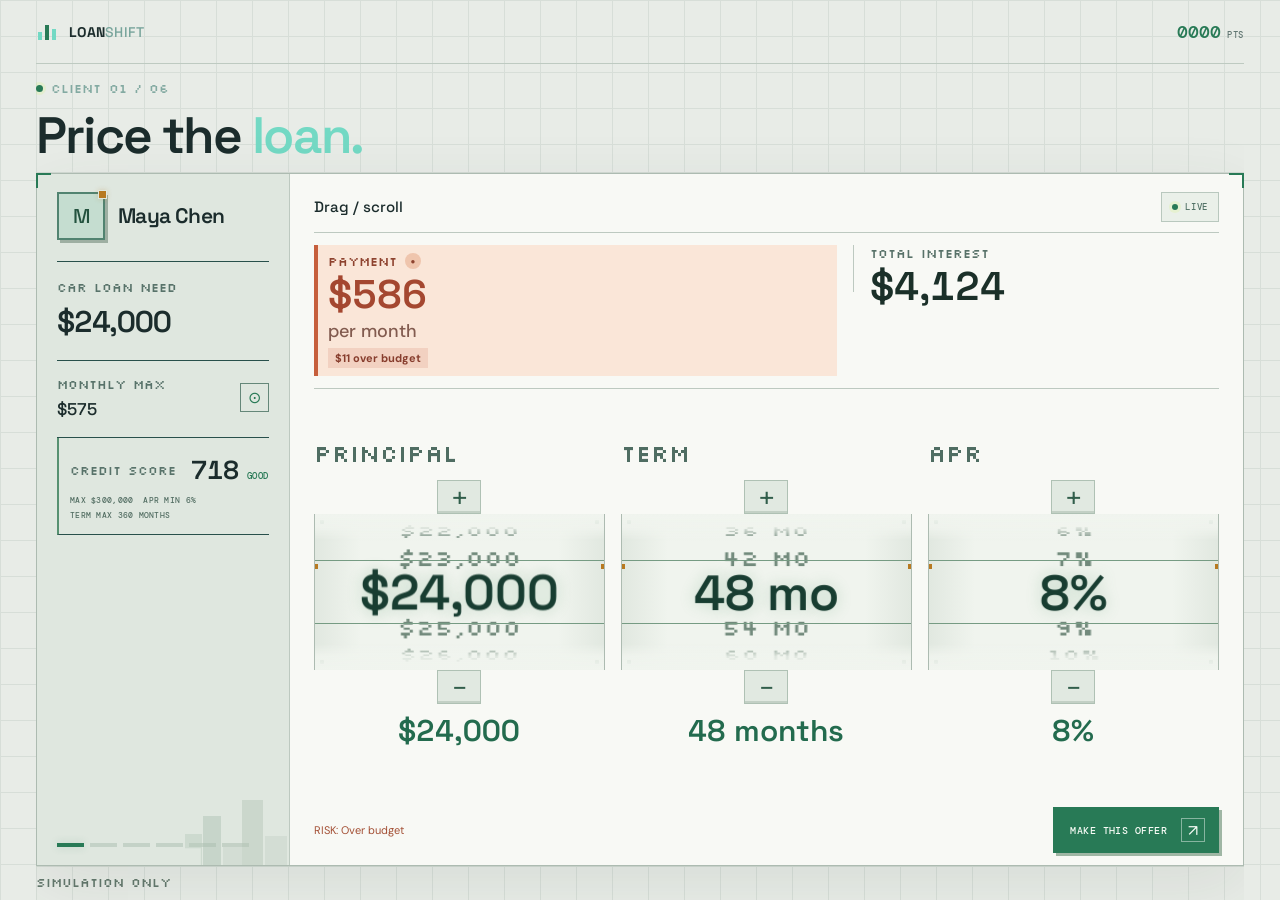
<file: index.html>
<!doctype html>
<html lang="en">
  <head>
    <meta charset="utf-8" />
    <meta http-equiv="refresh" content="0; url=docs/" />
    <meta name="viewport" content="width=device-width, initial-scale=1" />
    <title>Loan Shift</title>
  </head>
  <body>
    <p><a href="docs/">Open Loan Shift</a></p>
  </body>
</html>
</file>
<file: docs/style.css>
:root {
  color-scheme: light;
  --paper: #e8ece7;
  --ink: #1b2c2c;
  --muted: #617672;
  --line: #becac1;
  --green: #287a56;
  --green-dark: #d0e3d5;
  --orange: #ad593b;
  --robot-amber: #b77921;
  --white: #f8f9f5;
  --mono: "DM Mono", "Courier New", monospace;
  --display: "Space Grotesk", "Trebuchet MS", sans-serif;
  --body: "DM Sans", "Trebuchet MS", sans-serif;
  --pixel: "Silkscreen", var(--mono);
  font-family: var(--body);
  font-synthesis: none;
  text-rendering: optimizeLegibility;
  -webkit-font-smoothing: antialiased;
  -moz-osx-font-smoothing: grayscale;
  background: var(--paper);
  color: var(--ink);
}

* { box-sizing: border-box; }

body {
  min-width: 320px;
  height: 100vh;
  height: 100dvh;
  overflow: hidden;
  margin: 0;
  background-image: linear-gradient(#d7ded8 1px, transparent 1px), linear-gradient(90deg, #d7ded8 1px, transparent 1px);
  background-size: 36px 36px;
}

button { font: inherit; }

.app-shell { display: flex; width: 100%; height: 100vh; height: 100dvh; min-height: 0; flex-direction: column; margin: 0; padding: 0 36px; overflow: hidden; }
main { display: flex; flex: 1; min-height: 0; flex-direction: column; overflow: hidden; }
.topbar { display: flex; flex: 0 0 64px; height: 64px; justify-content: space-between; align-items: center; border-bottom: 1px solid var(--line); }
.wordmark { display: inline-flex; align-items: center; gap: 11px; color: var(--ink); font: 700 14px var(--display); text-decoration: none; letter-spacing: 0.02em; }
.wordmark-light { color: #848679; font-weight: 500; }
.mark { display: flex; align-items: end; gap: 3px; height: 20px; padding: 2px; }
.mark span { display: block; width: 4px; background: var(--ink); border-radius: 4px; }
.mark span:nth-child(1) { height: 8px; }.mark span:nth-child(2) { height: 15px; background: var(--orange); }.mark span:nth-child(3) { height: 11px; }
.topbar-meta { display: flex; align-items: center; gap: 18px; }
.run-label,.score-unit,.eyebrow,.panel-topline,.client-kicker,.data-label,.panel-kicker,.offer-status,.drum-label-row,.drum-unit,.monthly-label,.total-caption,.page-footer,.progress-caption { font: 500 10px var(--mono); letter-spacing: 0.08em; }
.run-label { color: var(--muted); }
.score-display { display: flex; align-items: baseline; gap: 6px; font: 600 18px var(--mono); font-variant-numeric: tabular-nums; }
.score-unit { font-size: 9px; color: var(--muted); }

.intro-row { display: flex; flex: 0 0 auto; justify-content: space-between; align-items: end; padding: 16px 0 10px; }
.eyebrow { display: flex; align-items: center; gap: 8px; margin: 0 0 13px; color: var(--muted); }
.live-dot { display: inline-block; width: 7px; height: 7px; border-radius: 50%; background: #92ae2c; box-shadow: 0 0 0 3px #92ae2c20; }
.eyebrow-divider { color: #b5b6aa; }
h1 { margin: 0; font: 600 clamp(36px, 4vw, 54px)/1.05 var(--display); letter-spacing: -0.035em; }
h1 span { color: #838d46; }
.intro-note { margin: 0 0 3px; color: #696c62; font-size: 13px; line-height: 1.7; }

.game-layout { display: grid; flex: 1; min-height: 0; grid-template-columns: minmax(225px, 0.65fr) minmax(0, 2.45fr); border: 1px solid var(--line); background: var(--white); box-shadow: 0 14px 40px #3134240d; }
.client-panel { position: relative; display: flex; min-height: 0; flex-direction: column; padding: 18px 20px; overflow: hidden; background: #eaece2; border-right: 1px solid var(--line); }
.client-panel::after { position: absolute; right: -70px; bottom: 66px; width: 210px; height: 210px; border: 1px solid #d4d8c5; border-radius: 50%; content: ""; pointer-events: none; }
.panel-topline { display: flex; justify-content: space-between; color: #777a70; }
.case-id { color: #a1a395; }
.client-heading-row { display: flex; align-items: center; gap: 13px; margin: 0 0 21px; }
.client-avatar { display: grid; width: 48px; aspect-ratio: 1; place-items: center; border: 1px solid #adb499; border-radius: 50%; background: #dfe5d0; color: #4d5c2a; font: 500 20px var(--display); }
.client-kicker { margin: 0 0 4px; color: #858779; font-size: 9px; }
 .client-heading-row h2 { margin: 0; font: 600 21px var(--display); letter-spacing: -0.03em; }
 .run-result { margin: 24px 0; color: var(--green); font: 600 28px var(--display); }
.client-story { max-width: 360px; margin: 0 0 29px; color: #65685e; font-size: 16px; line-height: 1.6; }
.need-block { padding: 17px 0 19px; border-top: 1px solid #d2d5c8; }
.data-label { margin: 0; color: #828578; font-size: 9px; }
.need-amount { margin: 7px 0 0; font: 600 30px var(--display); letter-spacing: -0.04em; font-variant-numeric: tabular-nums; }
.budget-block { display: flex; align-items: center; justify-content: space-between; padding: 15px 0 17px; border-top: 1px solid #d2d5c8; border-bottom: 1px solid #d2d5c8; }
.budget-amount { margin: 6px 0 0; font: 500 17px var(--display); }
.budget-icon { display: grid; width: 29px; height: 29px; place-items: center; border: 1px solid #b9beaa; border-radius: 50%; color: #687638; }
.credit-block { padding: 15px 0 14px; border-bottom: 1px solid #d2d5c8; }
.credit-score-row { display: flex; align-items: center; justify-content: space-between; }
.credit-score { display: flex; align-items: baseline; gap: 8px; margin: 0; font: 600 26px var(--display); font-variant-numeric: tabular-nums; }
.credit-tier { color: #69783a; font: 500 9px var(--mono); letter-spacing: 0.05em; }
.credit-limits { display: flex; flex-wrap: wrap; gap: 5px 10px; margin: 8px 0 0; color: #75796b; font: 500 8px var(--mono); letter-spacing: 0.035em; }
.client-quote { position: relative; z-index: 1; display: flex; gap: 10px; margin-top: 20px; }
.quote-mark { color: #9aa76a; font: 500 30px/0.9 var(--display); }
.client-quote p { margin: 0; color: #64685b; font: italic 13px/1.65 var(--body); }
.round-progress { display: flex; align-items: center; gap: 6px; margin-top: auto; padding-top: 24px; }
.progress-segment { width: 27px; height: 4px; border-radius: 2px; background: #d1d4c7; }
.progress-segment.is-active { background: #738b35; }
.progress-caption { margin-left: 5px; color: #898c80; font-size: 9px; }

.offer-panel { display: flex; min-width: 0; min-height: 0; flex-direction: column; padding: 18px 24px 0; }
.offer-header { display: flex; justify-content: space-between; align-items: center; }
.panel-kicker { margin: 0 0 4px; color: #7d8075; font-size: 9px; }
.offer-instruction { margin: 0; font: 500 15px var(--display); }
.offer-status { display: inline-flex; align-items: center; gap: 7px; padding: 8px 10px; border: 1px solid #e0e1d8; border-radius: 2px; color: #777a70; font-size: 9px; }
.offer-status .live-dot { width: 6px; height: 6px; }

.drums { display: grid; flex: 1; min-height: 0; grid-template-columns: repeat(3, minmax(0, 1fr)); align-items: center; gap: 16px; padding: 10px 0; }
.drum-control { position: relative; display: flex; min-width: 0; flex-direction: column; align-items: center; }
.drum-label-row { display: flex; width: 100%; align-items: center; justify-content: space-between; margin-bottom: 12px; color: #74776d; font-size: 16px; }
.drum-label-row label { font: inherit; }
.drum-index { color: #b6b7ab; }
.spin-button { z-index: 2; display: grid; width: 44px; height: 34px; place-items: center; padding: 0; border: 1px solid #d9dbd1; background: #f7f6f1; color: #6d7164; cursor: pointer; transition: background 150ms ease, color 150ms ease, border-color 150ms ease; }
.spin-button:hover { border-color: #a5b065; background: #edf1dc; color: #3c4a20; }
.spin-button:focus-visible,.submit-button:focus-visible { outline: 3px solid #e0643e80; outline-offset: 3px; }
.spin-up { border-radius: 3px 3px 0 0; }
.spin-down { border-radius: 0 0 3px 3px; }
.spin-button span { font: 400 28px/1 var(--body); }
.drum-window { --drum-radius: 78px; position: relative; display: grid; width: 100%; height: clamp(90px, 18vh, 156px); place-items: center; overflow: hidden; perspective: 820px; background: linear-gradient(90deg, #e9e8df, #f7f6f0 15%, #f7f6f0 85%, #e9e8df); cursor: grab; touch-action: none; user-select: none; }
.drum-control.is-dragging .drum-window { cursor: grabbing; }
.drum-window::before,.drum-window::after { position: absolute; z-index: 1; right: 0; left: 0; height: 27px; content: ""; pointer-events: none; }
.drum-window::before { top: 0; background: linear-gradient(#f7f6f0, #f7f6f0cc, transparent); }
.drum-window::after { bottom: 0; background: linear-gradient(transparent, #f7f6f0cc, #f7f6f0); }
.drum-stack { position: relative; width: 100%; height: 74px; transform-style: preserve-3d; transform-origin: center center; }
.drum-face { position: absolute; inset: 0; display: grid; place-items: center; color: #9a9b90; font: 500 17px var(--mono); font-variant-numeric: tabular-nums; backface-visibility: hidden; }
.drum-face.is-center { color: var(--ink); font: 600 clamp(38px, 3.5vw, 50px) var(--display); }
.drum-highlight { position: absolute; z-index: 1; inset: calc(50% - 32px) 0; border-top: 1px solid #d8d9cf; border-bottom: 1px solid #d8d9cf; pointer-events: none; }
.drum-readout { margin-top: 7px; font: 600 30px var(--display); font-variant-numeric: tabular-nums; }
.drum-unit { margin-top: 4px; color: #999b90; font-size: 8px; text-align: center; letter-spacing: 0.04em; }
.drum-control.is-rolling[data-direction="up"] .drum-stack { animation: roll-up 260ms cubic-bezier(.18,.9,.2,1); }
.drum-control.is-rolling[data-direction="down"] .drum-stack { animation: roll-down 260ms cubic-bezier(.18,.9,.2,1); }
@keyframes roll-up { 0% { transform: rotateX(0deg) scaleY(1); } 28% { transform: rotateX(70deg) scaleY(1.08); } 58% { transform: rotateX(24deg) scaleY(1.02); } 100% { transform: rotateX(0deg) scaleY(1); } }
@keyframes roll-down { 0% { transform: rotateX(0deg) scaleY(1); } 28% { transform: rotateX(-70deg) scaleY(1.08); } 58% { transform: rotateX(-24deg) scaleY(1.02); } 100% { transform: rotateX(0deg) scaleY(1); } }

.quote-summary { display: grid; flex: 0 0 auto; grid-template-columns: 1.2fr 1px 0.8fr; align-items: start; gap: 16px; margin-top: 10px; padding: 12px 0; border-top: 1px solid var(--line); border-bottom: 1px solid var(--line); }
.monthly-label { display: flex; align-items: center; gap: 8px; color: #7e8176; font-size: 9px; }
.result-check { color: #d56c4a; font-size: 9px; }
.monthly-result.is-affordable .result-check { color: #829c39; }
.monthly-amount { margin: 6px 0 2px; font: 600 40px/1 var(--display); letter-spacing: 0; font-variant-numeric: tabular-nums; }
.monthly-amount span { display: block; margin: 4px 0 0; color: #777a70; font: 500 18px var(--body); letter-spacing: 0; }
.budget-result { margin: 0; color: #c05c3f; font-size: 11px; }
.monthly-result.is-affordable .budget-result { color: #647d2d; }
.summary-divider { width: 1px; height: 47px; background: var(--line); }
.total-result { min-width: 0; }
.total-amount { margin: 6px 0 3px; font: 600 40px/1 var(--display); font-variant-numeric: tabular-nums; }
.total-caption { color: #999b90; font-size: 8px; letter-spacing: 0.04em; }
.offer-footer { display: flex; flex: 0 0 auto; align-items: center; justify-content: space-between; gap: 16px; padding: 8px 0 12px; }
.offer-feedback { margin: 0; color: #76796e; font-size: 11px; line-height: 1.5; }
.offer-feedback.is-warning { color: #bd5437; }
.submit-button { display: flex; flex: 0 0 auto; align-items: center; gap: 14px; min-height: 46px; padding: 0 14px 0 17px; border: 0; border-radius: 2px; background: var(--green); color: #263016; cursor: pointer; font: 600 10px var(--mono); letter-spacing: 0.045em; transition: background 150ms ease, transform 150ms ease; }
.submit-button:hover { transform: translateY(-1px); background: #d7ed65; }
.submit-button:active { transform: translateY(0); }
.button-arrow { display: grid; width: 24px; height: 24px; place-items: center; border: 1px solid #82934170; border-radius: 50%; font: 16px var(--body); }
.page-footer { display: flex; flex: 0 0 auto; justify-content: space-between; padding: 8px 0 10px; color: #929489; font-size: 8px; letter-spacing: 0.07em; }
.footer-separator { padding: 0 5px; color: #b3b5a8; }
.toast { position: fixed; right: 24px; bottom: 22px; z-index: 5; max-width: calc(100vw - 48px); padding: 12px 16px; transform: translateY(14px); border: 1px solid #d8d8ce; background: var(--ink); color: var(--white); opacity: 0; pointer-events: none; font-size: 13px; transition: opacity 180ms ease, transform 180ms ease; }
.toast.is-visible { transform: translateY(0); opacity: 1; }

.cost-dialog { width: min(560px, calc(100% - 32px)); max-height: 90vh; overflow: auto; padding: 0; border: 1px solid #bdc9c0; border-top: 5px solid var(--green); background: var(--white); color: var(--ink); box-shadow: 0 20px 70px #10251d40; }
.cost-dialog.is-high-interest { border-top-color: var(--orange); }
.cost-dialog::backdrop { background: #10251dcc; }
.cost-dialog-content { padding: 28px 32px 32px; animation: cost-reveal 320ms cubic-bezier(.2,.75,.25,1) both; }
.cost-dialog-head { display: flex; align-items: center; justify-content: space-between; gap: 14px; }
.cost-dialog .data-label { color: #587269; }
.cost-dialog h2 { margin: 14px 0 10px; font: 600 30px/1.15 var(--display); }
.cost-score { margin: 0; padding: 7px 9px; border: 1px solid #bdc9c0; color: var(--green); font: 500 11px var(--mono); white-space: nowrap; }
.cost-verdict { display: inline-block; margin: 0 0 14px; padding: 7px 9px; background: #d8eadb; color: #236b4e; font: 500 9px var(--mono); }
.cost-verdict.is-high-interest { background: #f4dfd5; color: #a34f34; }
.cost-total-feature { margin: 0 0 22px; padding: 20px 22px 17px; background: #183d31; color: #f8f9f5; }
.cost-total-label { display: block; margin-bottom: 8px; color: #b4d4c0; font: 500 10px var(--mono); }
.cost-total-feature > strong { display: block; font: 600 48px/1 var(--display); font-variant-numeric: tabular-nums; }
.cost-meter { display: flex; height: 9px; overflow: hidden; margin-top: 20px; background: #385b4e; }
.cost-meter-principal { background: #c8f32a; transition: width 450ms ease-out; }
.cost-meter-interest { background: #f08c63; transition: width 450ms ease-out; }
.cost-meter-legend { display: flex; justify-content: space-between; margin-top: 7px; color: #ccdbd0; font: 500 9px var(--mono); }
.cost-interest-share { margin: 12px 0 0; color: #f8f9f5; font-size: 13px; }
.cost-breakdown { display: grid; gap: 12px; margin: 0; }
.cost-breakdown div { display: flex; justify-content: space-between; align-items: baseline; gap: 16px; }
.cost-breakdown dt { color: #617672; font-size: 14px; }
.cost-breakdown dd { margin: 0; font: 600 16px var(--display); font-variant-numeric: tabular-nums; text-align: right; }
.cost-note { margin: 18px 0 22px; color: #617672; font-size: 13px; line-height: 1.5; }
.cost-continue { width: 100%; justify-content: space-between; }
@keyframes cost-reveal { from { opacity: 0; transform: translateY(12px) scale(.98); } to { opacity: 1; transform: translateY(0) scale(1); } }

@media (max-height: 760px) {
  .topbar { flex-basis: 52px; height: 52px; }
  .intro-row { padding: 7px 0 5px; }
  .eyebrow { margin-bottom: 5px; }
  h1 { font-size: 38px; }
  .client-panel { padding: 12px 15px; }
  .client-heading-row { margin-bottom: 12px; }
  .offer-panel { padding: 10px 18px 0; }
  .quote-summary { margin-top: 6px; padding: 8px 0; }
  .monthly-amount,.total-amount { font-size: 32px; }
  .monthly-amount span { margin-top: 3px; font-size: 16px; }
  .drums { gap: 12px; padding: 4px 0; }
  .drum-window { height: clamp(64px, 13vh, 105px); }
  .drum-highlight { inset: calc(50% - 22px) 0; }
  .spin-button { height: 27px; }
  .drum-readout { margin-top: 3px; font-size: 22px; }
  .offer-footer { padding: 4px 0 6px; }
  .page-footer { padding: 4px 0 6px; }
}

@media (max-width: 900px) {
  .app-shell { width: 100%; padding: 0 20px; }
  .intro-row { padding-top: 40px; }
  .game-layout { grid-template-columns: 1fr; }
  .client-panel { min-height: auto; padding: 22px 24px 18px; border-right: 0; border-bottom: 1px solid var(--line); }
  .client-heading-row { margin-top: 20px; }
  .client-story { max-width: 520px; margin-bottom: 18px; }
  .need-block,.budget-block { display: inline-flex; width: calc(50% - 9px); vertical-align: top; }
  .need-block { border-bottom: 1px solid #d2d5c8; }
  .budget-block { margin-left: 13px; }
  .client-quote { margin-top: 15px; }
  .round-progress { padding-top: 16px; }
  .offer-panel { padding: 23px 24px 0; }
}

@media (max-width: 560px) {
  .cost-dialog-content { padding: 22px 18px; }
  .cost-dialog h2 { font-size: 24px; }
  .cost-total-feature { padding: 18px; }
  .cost-total-feature > strong { font-size: 38px; }
  .app-shell { width: 100%; padding: 0 8px; }
  .topbar { height: 64px; }
  .run-label { display: none; }
  .topbar-meta { gap: 0; }
  .intro-row { align-items: start; flex-direction: column; gap: 10px; padding: 31px 0 20px; }
  .eyebrow { flex-wrap: wrap; gap: 6px; font-size: 8px; }
  h1 { font-size: clamp(34px, 10vw, 43px); }
  .intro-note { font-size: 12px; line-height: 1.5; }
  .intro-note br { display: none; }
  .client-panel { padding: 19px 18px 17px; }
  .need-block,.budget-block { width: calc(50% - 7px); }
  .budget-block { margin-left: 9px; }
  .need-amount { font-size: 26px; }
  .budget-amount { font-size: 15px; }
  .offer-panel { padding: 19px 14px 0; }
  .offer-status { gap: 5px; padding: 7px; font-size: 8px; }
  .offer-instruction { font-size: 13px; }
  .drums { gap: 9px; padding-top: 21px; }
  .drum-label-row { font-size: 13px; }
  .spin-button { width: 42px; height: 36px; }
  .spin-button span { font-size: 25px; }
  .drum-window { height: 156px; }
  .drum-face { font-size: 15px; }
  .drum-readout { font-size: 28px; }
  .drum-unit { font-size: 7px; }
  .quote-summary { grid-template-columns: 1fr; gap: 12px; }
  .monthly-amount { font-size: 36px; }
  .total-amount { font-size: 36px; }
  .summary-divider { width: 100%; height: 1px; }
  .monthly-label { font-size: 8px; }
  .offer-footer { align-items: stretch; flex-direction: column; gap: 10px; }
  .submit-button { justify-content: space-between; min-height: 45px; }
  .page-footer { gap: 10px; font-size: 7px; }
}

@media (prefers-reduced-motion: reduce) {
  *, *::before, *::after { scroll-behavior: auto !important; animation-duration: 0.01ms !important; animation-iteration-count: 1 !important; transition-duration: 0.01ms !important; }
}

.wordmark { color: var(--ink); }
.wordmark-light { color: #77a49b; }
.mark span { background: #73d9c4; border-radius: 0; }
.mark span:nth-child(2) { background: var(--green); }
.run-label,.score-unit { color: var(--muted); }
.score-display { color: var(--green); }
.eyebrow,.panel-topline,.client-kicker,.data-label,.panel-kicker,.drum-label-row,.drum-unit,.monthly-label,.total-caption,.page-footer,.progress-caption { font-family: var(--pixel); letter-spacing: 0; }
.eyebrow { color: #83aaa2; }
.eyebrow-divider,.case-id,.drum-index,.quote-mark,.footer-separator { color: #47756e; }
.live-dot { background: var(--green); box-shadow: 0 0 0 3px #c8f32a20; }
h1 span { color: #73d9c4; }
.intro-note { color: #91aaa5; }

.game-layout { position: relative; border-color: #adbbb1; background: var(--white); box-shadow: 0 18px 60px #30423518, 0 0 0 1px #d2dad3; }
.game-layout::before,.game-layout::after { position: absolute; z-index: 2; top: -1px; width: 13px; height: 13px; content: ""; pointer-events: none; }
.game-layout::before { left: -1px; border-top: 2px solid var(--green); border-left: 2px solid var(--green); }
.game-layout::after { right: -1px; border-top: 2px solid var(--green); border-right: 2px solid var(--green); }
.client-panel { background: #dfe7df; border-color: #bdc9c0; }
.client-panel::after {
  right: 0;
  bottom: 0;
  width: 104px;
  height: 104px;
  border: 0;
  border-radius: 0;
  background-image: linear-gradient(to top, #b6c8b9 0 64%, transparent 64%), linear-gradient(to top, #a8bcae 0 76%, transparent 76%), linear-gradient(to top, #c4d0c5 0 52%, transparent 52%), linear-gradient(to top, #b0c2b4 0 88%, transparent 88%), linear-gradient(to top, #c4d0c5 0 58%, transparent 58%);
  background-position: left bottom, 18px bottom, 38px bottom, 57px bottom, 80px bottom;
  background-size: 17px 48px, 18px 64px, 19px 42px, 21px 74px, 22px 50px;
  background-repeat: no-repeat;
  clip-path: polygon(0 0, 100% 0, 100% 100%, 16px 100%, 16px 84%, 0 84%);
  opacity: 0.42;
}
.panel-topline,.client-kicker,.data-label,.panel-kicker { color: #58736a; }
.client-heading-row h2,.need-amount,.budget-amount,.credit-score,.offer-instruction { color: var(--ink); }
.client-avatar { position: relative; border: 2px solid #518370; border-radius: 0; background: #c5ddd0; box-shadow: 3px 3px 0 #9eafa2; color: #24533f; image-rendering: pixelated; }
.client-avatar::after { position: absolute; top: -4px; right: -4px; width: 7px; height: 7px; border: 1px solid #dfe7df; background: var(--robot-amber); box-shadow: 0 0 5px #b7792140; content: ""; }
.client-story,.client-quote p { color: #536b63; }
.need-block,.budget-block,.credit-block { border-color: #28504b; }
.budget-icon { border-color: #658779; border-radius: 0; color: #287a56; }
.credit-block { position: relative; border-left: 2px solid #579171; padding-left: 11px; }
.credit-tier { color: var(--green); }
.credit-limits { color: #536e63; }
.progress-segment { border-radius: 0; background: #c4d2c7; }
.progress-segment.is-active { background: var(--green); box-shadow: 0 0 8px #287a5630; }
.progress-caption { color: #83a59d; }

.offer-status { border-color: #b9c8be; border-radius: 0; background: #eaf0e9; color: #527267; }
.drum-label-row { color: #4f6d62; font-size: 24px; }
.spin-button { border-color: #afc1b4; border-radius: 0; background: #e1e9e1; box-shadow: inset 0 -2px 0 #c3d0c5; color: #315e4b; }
.spin-button:hover { border-color: #498465; background: #d1e4d5; color: #1e5139; }
.spin-button:active { transform: translateY(1px); }
.drum-window { border-right: 1px solid #adbbb1; border-left: 1px solid #adbbb1; border-radius: 0; background-image: radial-gradient(circle at 7px 8px, #7d9a88 0 2px, transparent 2.5px), radial-gradient(circle at calc(100% - 7px) 8px, #7d9a88 0 2px, transparent 2.5px), radial-gradient(circle at 7px calc(100% - 8px), #7d9a88 0 2px, transparent 2.5px), radial-gradient(circle at calc(100% - 7px) calc(100% - 8px), #7d9a88 0 2px, transparent 2.5px), linear-gradient(90deg, #e1e8e0, #f0f4ee 16%, #f0f4ee 84%, #e1e8e0); }
.drum-window::before { background: linear-gradient(#f0f4ee, #f0f4eedd, transparent); }
.drum-window::after { background: linear-gradient(transparent, #f0f4eedd, #f0f4ee); }
.drum-face { color: #728a7c; font-family: var(--pixel); font-size: 22px; }
.drum-face.is-center { color: #183d31; font-family: var(--display); text-shadow: 0 0 14px #5b9b7050; }
.drum-highlight { border-color: #769b83; }
.drum-highlight::before,.drum-highlight::after { position: absolute; top: 3px; width: 3px; height: 5px; background: var(--robot-amber); content: ""; }
.drum-highlight::before { left: 0; }
.drum-highlight::after { right: 0; }
.drum-readout { color: #236b4e; }
.drum-unit { color: #73958d; }

.quote-summary { border-color: #bdc9c0; }
.monthly-label,.total-result .data-label { color: #587269; }
.monthly-amount,.total-amount { color: #1b3029; }
.monthly-amount span,.total-caption { color: #60786d; }
.result-check { color: var(--orange); }
.monthly-result.is-affordable .result-check,.monthly-result.is-affordable .budget-result { color: #287a56; }
.budget-result { color: #a34f34; }
.summary-divider { background: #bdc9c0; }
.offer-feedback { color: #526a60; }
.offer-feedback.is-warning { color: #a34f34; }
.submit-button { border-radius: 0; background: var(--green); box-shadow: 3px 3px 0 #9fb6a4; color: #f6fbf5; }
.submit-button:hover { transform: translate(-1px, -1px); background: #368862; box-shadow: 4px 4px 0 #9fb6a4; }
.button-arrow { border-radius: 0; border-color: #ffffff70; }
.toast { border-color: #6f9b7d; border-radius: 0; background: #f8f9f5; box-shadow: 4px 4px 0 #c4cec5; color: var(--ink); }
.page-footer { color: #63786d; }
.eyebrow,.panel-topline,.client-kicker,.data-label,.panel-kicker,.drum-unit,.monthly-label,.total-caption,.page-footer,.progress-caption { font-size: 13px; }

@media (max-width: 900px) {
  .game-layout { grid-template-columns: minmax(0, 1fr); grid-template-rows: auto minmax(0, 1fr); }
  .client-panel { display: grid; grid-template-columns: minmax(0, 1fr) auto; grid-template-rows: auto auto; gap: 6px 12px; min-height: 0; padding: 8px 14px; border: 0; border-bottom: 1px solid #bdc9c0; }
  .client-heading-row { grid-column: 1; grid-row: 1; align-items: center; gap: 8px; margin: 0; }
  .client-avatar { width: 34px; }
  .client-details { display: grid; grid-column: 1 / -1; grid-row: 2; min-width: 0; grid-template-columns: 0.72fr 0.9fr 1.5fr; align-items: center; gap: 4px 10px; }
  .need-block,.budget-block { display: block; width: auto; margin: 0; padding: 3px 0; border: 0; }
  .credit-block { min-width: 0; padding: 3px 0; border: 0; }
  .credit-score { font-size: 20px; }
  .credit-limits { gap: 2px 6px; margin-top: 3px; font-size: 7px; }
  .round-progress { grid-column: 2; grid-row: 1; justify-content: flex-end; gap: 3px; margin: 0; padding: 0; }
  .progress-segment { width: 15px; height: 3px; }
  .offer-panel { padding: 8px 14px 0; }
  .drums { gap: 8px; padding: 8px 0; }
  .drum-window { --drum-radius: 58px; height: clamp(68px, 12vh, 110px); }
  .drum-highlight { inset: calc(50% - 22px) 0; }
  .drum-label-row { margin-bottom: 4px; font-size: 12px; }
  .spin-button { width: 34px; height: 28px; }
  .spin-button span { font-size: 22px; }
  .drum-face { font-size: 14px; }
  .drum-face.is-center { font-size: 27px; }
  .drum-readout { margin-top: 4px; font-size: 20px; }
}

@media (max-width: 560px) {
  .client-panel { gap: 4px 8px; padding: 6px 9px; }
  .client-avatar { width: 30px; }
  .client-heading-row h2 { font-size: 17px; }
  .client-details { grid-template-columns: 0.72fr 0.9fr 1.5fr; gap: 2px 6px; }
  .client-details .data-label { font-size: 8px; }
  .need-amount { margin-top: 2px; font-size: 20px; }
  .budget-amount { margin-top: 2px; font-size: 14px; }
  .credit-block { padding-left: 0; border-left: 0; }
  .credit-score-row { align-items: flex-start; flex-direction: column; gap: 0; }
  .credit-score { gap: 4px; font-size: 16px; }
  .credit-tier { font-size: 7px; }
  .credit-limits { font-size: 6px; line-height: 1.2; }
  .progress-segment { width: 12px; }
  .offer-panel { padding: 6px 6px 0; }
  .offer-status { padding: 5px 7px; }
  .drums { gap: 4px; padding: 5px 0; }
  .drum-window { --drum-radius: 48px; width: calc(100% + 12px); height: clamp(60px, 11vh, 90px); margin-inline: -6px; }
  .drum-highlight { inset: calc(50% - 19px) 0; }
  .drum-label-row { margin-bottom: 3px; font-size: 10px; }
  .spin-button { width: 30px; height: 26px; }
  .spin-button span { font-size: 20px; }
  .drum-face { font-size: 11px; }
  .drum-face.is-center { font-size: 22px; }
  .drum-readout { margin-top: 3px; font-size: 17px; }
  .quote-summary { grid-template-columns: minmax(0, 1fr) 1px minmax(0, 0.82fr); gap: 8px; margin-top: 5px; padding: 7px 0; }
  .monthly-label,.total-result .data-label { font-size: 8px; }
  .monthly-amount { margin-top: 4px; font-size: 30px; }
  .monthly-amount span { margin-top: 2px; font-size: 14px; }
  .total-amount { margin-top: 4px; font-size: 30px; }
  .budget-result { font-size: 9px; }
  .offer-footer { flex-direction: row; gap: 6px; padding: 4px 0 7px; }
  .offer-feedback { max-width: 48%; font-size: 8px; line-height: 1.2; }
  .submit-button { min-height: 32px; gap: 5px; padding: 0 7px; font-size: 8px; }
  .button-arrow { width: 19px; height: 19px; font-size: 13px; }
  .eyebrow,.panel-topline,.client-kicker,.data-label,.panel-kicker,.drum-unit,.monthly-label,.total-caption,.page-footer,.progress-caption { font-size: 10px; }
}

@media (max-height: 700px) and (max-width: 900px) {
  .topbar { flex-basis: 50px; height: 50px; }
  .intro-row { padding: 5px 0; }
  .eyebrow { margin-bottom: 4px; }
  h1 { font-size: 30px; }
  .client-panel { gap: 3px 8px; padding: 5px 10px; }
  .client-avatar { width: 28px; }
  .drum-window { height: 70px; }
  .drum-highlight { inset: calc(50% - 22px) 0; }
  .drums { padding: 4px 0; }
  .offer-footer { padding: 2px 0 4px; }
  .page-footer { padding: 3px 0 4px; }
}

@media (max-height: 520px) and (max-width: 900px) {
  .intro-row { padding: 2px 0; }
  h1 { font-size: 24px; }
  .client-panel { gap: 2px 6px; padding: 3px 8px; }
  .client-avatar { width: 24px; }
  .need-block,.budget-block,.credit-block { padding-top: 1px; padding-bottom: 1px; }
  .need-amount { font-size: 16px; }
  .budget-amount { font-size: 12px; }
  .credit-score { font-size: 14px; }
  .credit-limits { font-size: 5px; }
  .round-progress { gap: 2px; }
  .progress-segment { width: 9px; height: 2px; }
  .monthly-amount,.total-amount { font-size: 24px; }
  .monthly-amount span { font-size: 11px; }
  .drum-window { height: 48px; }
  .drum-highlight { inset: calc(50% - 15px) 0; }
  .drum-label-row { font-size: 8px; }
  .spin-button { width: 26px; height: 21px; }
  .spin-button span { font-size: 16px; }
  .drum-face.is-center { font-size: 18px; }
  .drum-readout { font-size: 14px; }
  .offer-feedback { display: none; }
  .submit-button { min-height: 27px; }
  .page-footer { display: none; }
}

@media (min-height: 701px) and (max-height: 760px) and (max-width: 900px) {
  .intro-row { padding: 7px 0 5px; }
}

.monthly-result { min-width: 0; padding: 8px 10px; border-left: 4px solid #c65f3c; background: #fae6d8; transition: border-color 180ms ease, background 180ms ease; }
.monthly-result.is-affordable { border-color: #287a56; background: #d8efdc; }
.monthly-label { color: #8e432f; }
.monthly-result.is-affordable .monthly-label { color: #246647; }
.monthly-amount { color: #a44730; }
.monthly-result.is-affordable .monthly-amount { color: #176b49; }
.monthly-amount span { color: #825b4f; }
.monthly-result.is-affordable .monthly-amount span { color: #496d56; }
.result-check { display: inline-grid; width: 16px; height: 16px; place-items: center; border-radius: 50%; background: #efc5ad; color: #8e432f; font-size: 8px; }
.monthly-result.is-affordable .result-check { background: #c8f32a; color: #244d37; }
.budget-result { display: table; margin-top: 5px; padding: 3px 7px; background: #f2d1c1; color: #873d2d; font-weight: 700; }
.monthly-result.is-affordable .budget-result { background: #c1e3c9; color: #1c6340; }
</file>
